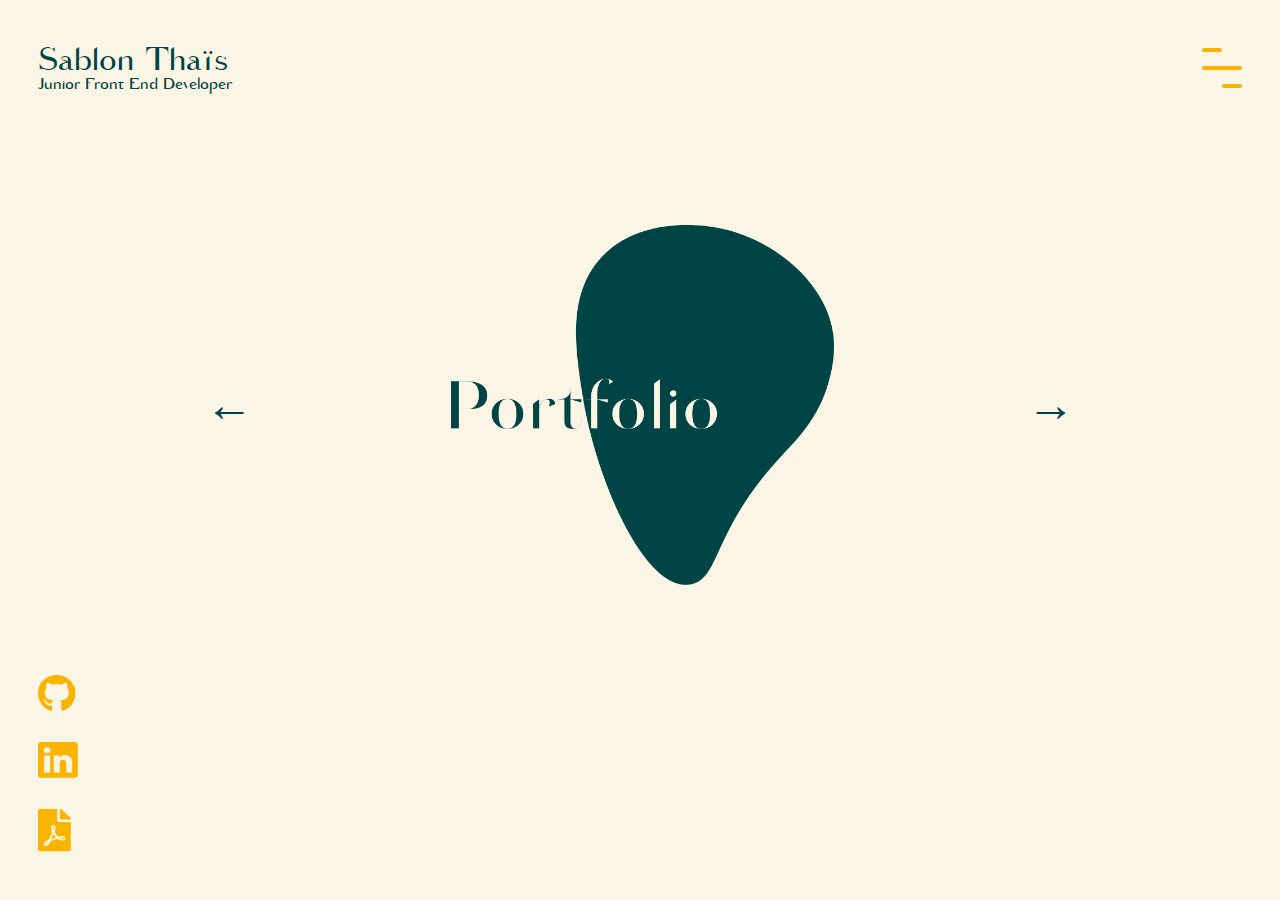
<file: index.html>
<!DOCTYPE html>
<html lang="en">
<head>
    <meta charset="UTF-8">
    <meta http-equiv="X-UA-Compatible" content="IE=edge">
    <meta name="viewport" content="width=device-width, initial-scale=1.0">
    <link rel="stylesheet" href="./public/css/reset.css">
    <link rel="stylesheet" href="./public/css/fonts.css">
    <link rel="stylesheet" href="./public/css/style.css">
    <link rel="shortcut icon" href="./public/img/favicon.ico" type="image/x-icon">
    <title>Sablon Thaïs | Front End Developer</title>
</head>
<body>
    <div id="container">
        <header>
            <div class="logo">
                <h1 id="thais">Sablon Thaïs</h1>
                <h1 id="frontend">Junior Front End Developer</h1>
            </div>
            <div class="hamburger">
                <div class="line-menu half start"></div>
                <div class="line-menu"></div>
                <div class="line-menu half end"></div>
            </div>
            <div class="navBar">
                <h3>Menu</h3><br>
                   <ul>
                        <li><a href="index.html">Homepage</a></li>
                        <li><a href="./views/portfolio.html">Projects</a></li>
                        <li><a href="./views/skills.html">Skills</a></li>
                        <li><a href="./views/aboutme.html">About Me</a></li>
                    </ul>     
            </div>
        </header>
        <div id="content">
            <section class="screen">
                <article class="blob-area">
                    <div class="arrow-left">
                        <p class="btn-nav left">←</p>
                    </div>
                    <div class="blob-slider">
                        <div class="blob active">
                            <a class="blob-a" href="./views/portfolio.html"><img class="blob-img"src="./public/img/portfolio_blob.png"></a>   
                        </div>
                        <div class="blob">
                            <a class="blob-a" href="./views/skills.html"><img class="blob-img"src="./public/img/skills_blob.png"></a>   
                        </div>
                        <div class="blob">
                            <a class="blob-a" href="./views/aboutme.html"><img class="blob-img"src="./public/img/aboutme_blob.png"></a>   
                        </div>
                    </div>
                    <div class="arrow-right">
                        <p class="btn-nav right">→</p>
                    </div>
                </article>
            </section> 
            <section class="contact">
                <article class="contact-icons">
                    <a href="https://github.com/sablonthais" target="_blank"><img class="icons" src="./public/img/gitHubIcon.png" alt="Lien GitHub"></a>
                    <a href="https://www.linkedin.com/in/thais-sablon/" target="_blank"><img class="icons" src="./public/img/linkedInIcon.png" alt="Lien Linked In"></a>
                    <a href="./public/files/CVonline.pdf" target="_blank"><img class="icons" src="./public/img/cvPdfIcon.png" alt="Lien CV Pdf"></a>
                </article>
            </section>
        </div>
    </div>
    <script src="./public/js/main.js"></script>
    <script src="./public/js/menuBurger.js"></script>
</body>
</html>
</file>
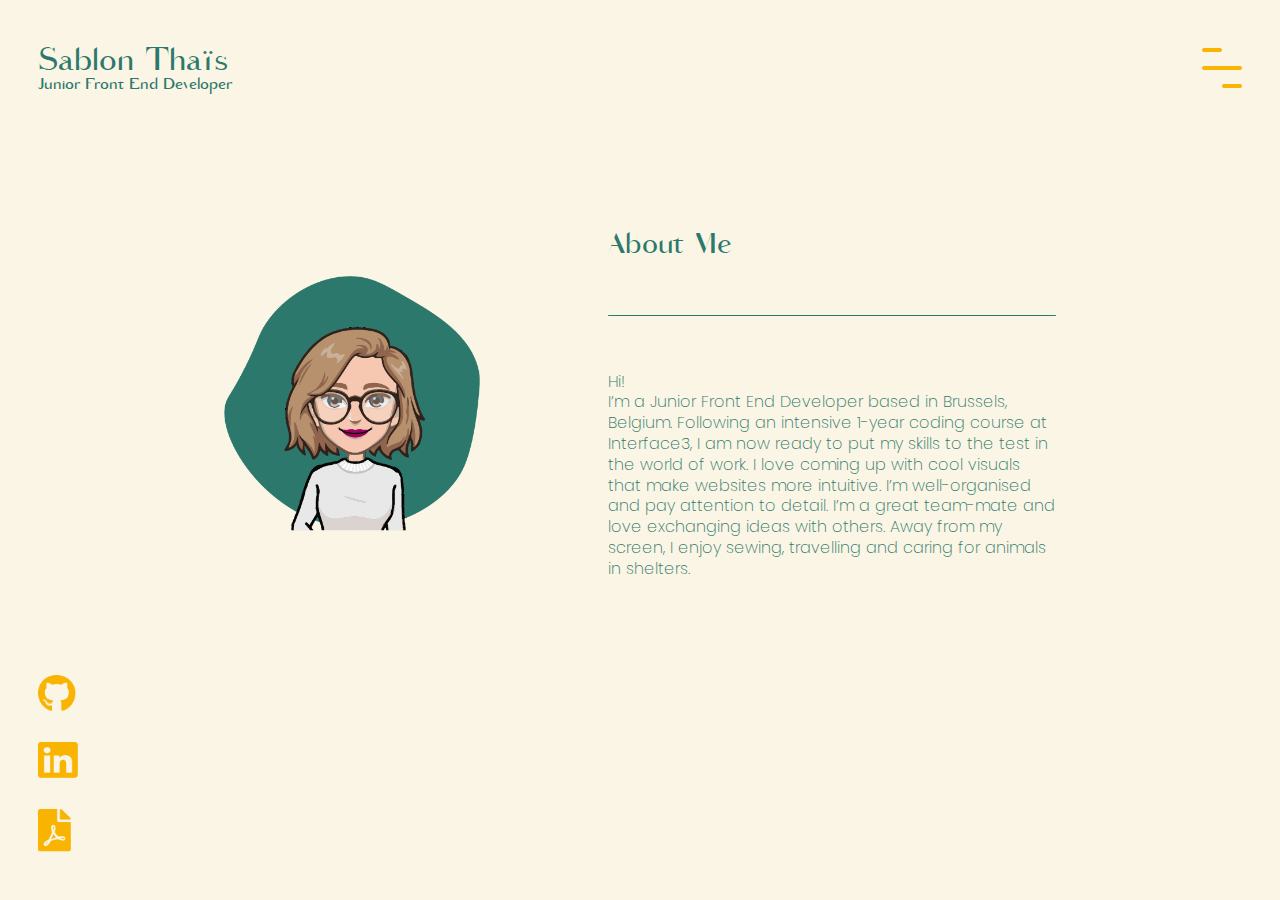
<file: views/aboutme.html>
<!DOCTYPE html>
<html lang="en">
<head>
    <meta charset="UTF-8">
    <meta http-equiv="X-UA-Compatible" content="IE=edge">
    <meta name="viewport" content="width=device-width, initial-scale=1.0">
    <link rel="stylesheet" href="../public/css/reset.css">
    <link rel="stylesheet" href="../public/css/fonts.css">
    <link rel="stylesheet" href="../public/css/aboutme.css">
    <link rel="shortcut icon" href="../public/img/favicon.ico" type="image/x-icon">
    <title>Sablon Thaïs | About Me</title>
</head>
<body>
    <div id="container">
        <header>
            <div class="logo">
                <a href="../index.html"><h1 id="thais">Sablon Thaïs</h1></a>
                <h1 id="frontend">Junior Front End Developer</h1>
            </div>
            <div class="hamburger">
                <div class="line-menu half start"></div>
                <div class="line-menu"></div>
                <div class="line-menu half end"></div>
            </div>
            <div class="navBar">
                <h3>Menu</h3><br>
                   <ul>
                        <li><a href="../index.html">Homepage</a></li>
                        <li><a href="./portfolio.html">Projects</a></li>
                        <li><a href="./skills.html">Skills</a></li>
                        <li><a href="./aboutme.html">About Me</a></li>
                    </ul>     
            </div>
        </header>
        <div id="content">
            <section class="screen">
                <article class="article">
                    <div class="div-avatar">
                        <img class="avatar" src="../public/img/avatarMiddleGreen.png">
                    </div>
                    <div class="div-about">
                        <h2>About Me</h2>
                        <div class="separator-line"></div>
                        <p class="p-about">Hi! </br>I’m a Junior Front End Developer based in Brussels, Belgium. Following an intensive 1-year coding course at Interface3, I am now ready to put my skills to the test in the world of work. I love coming up with cool visuals that make websites more intuitive. I’m well-organised and pay attention to detail. I’m a great team-mate and love exchanging ideas with others. Away from my screen, I enjoy sewing, travelling and caring for animals in shelters.</p>
                    </div>
                </article>
            </section> 
            <section class="contact">
                <article class="contact-icons">
                    <a href="https://github.com/sablonthais" target="_blank"><img class="icons" src="../public/img/gitHubIcon.png" alt="Lien GitHub"></a>
                    <a href="https://www.linkedin.com/in/thais-sablon/" target="_blank"><img class="icons" src="../public/img/linkedInIcon.png" alt="Lien Linked In"></a>
                    <a href="../public/files/CVonline.pdf" target="_blank"><img class="icons" src="../public/img/cvPdfIcon.png" alt="Lien CV Pdf"></a>
                </article>
            </section>
        </div>





    </div>
        
    <script src="../public/js/menuBurger.js"></script>
</body>
</html>
</file>
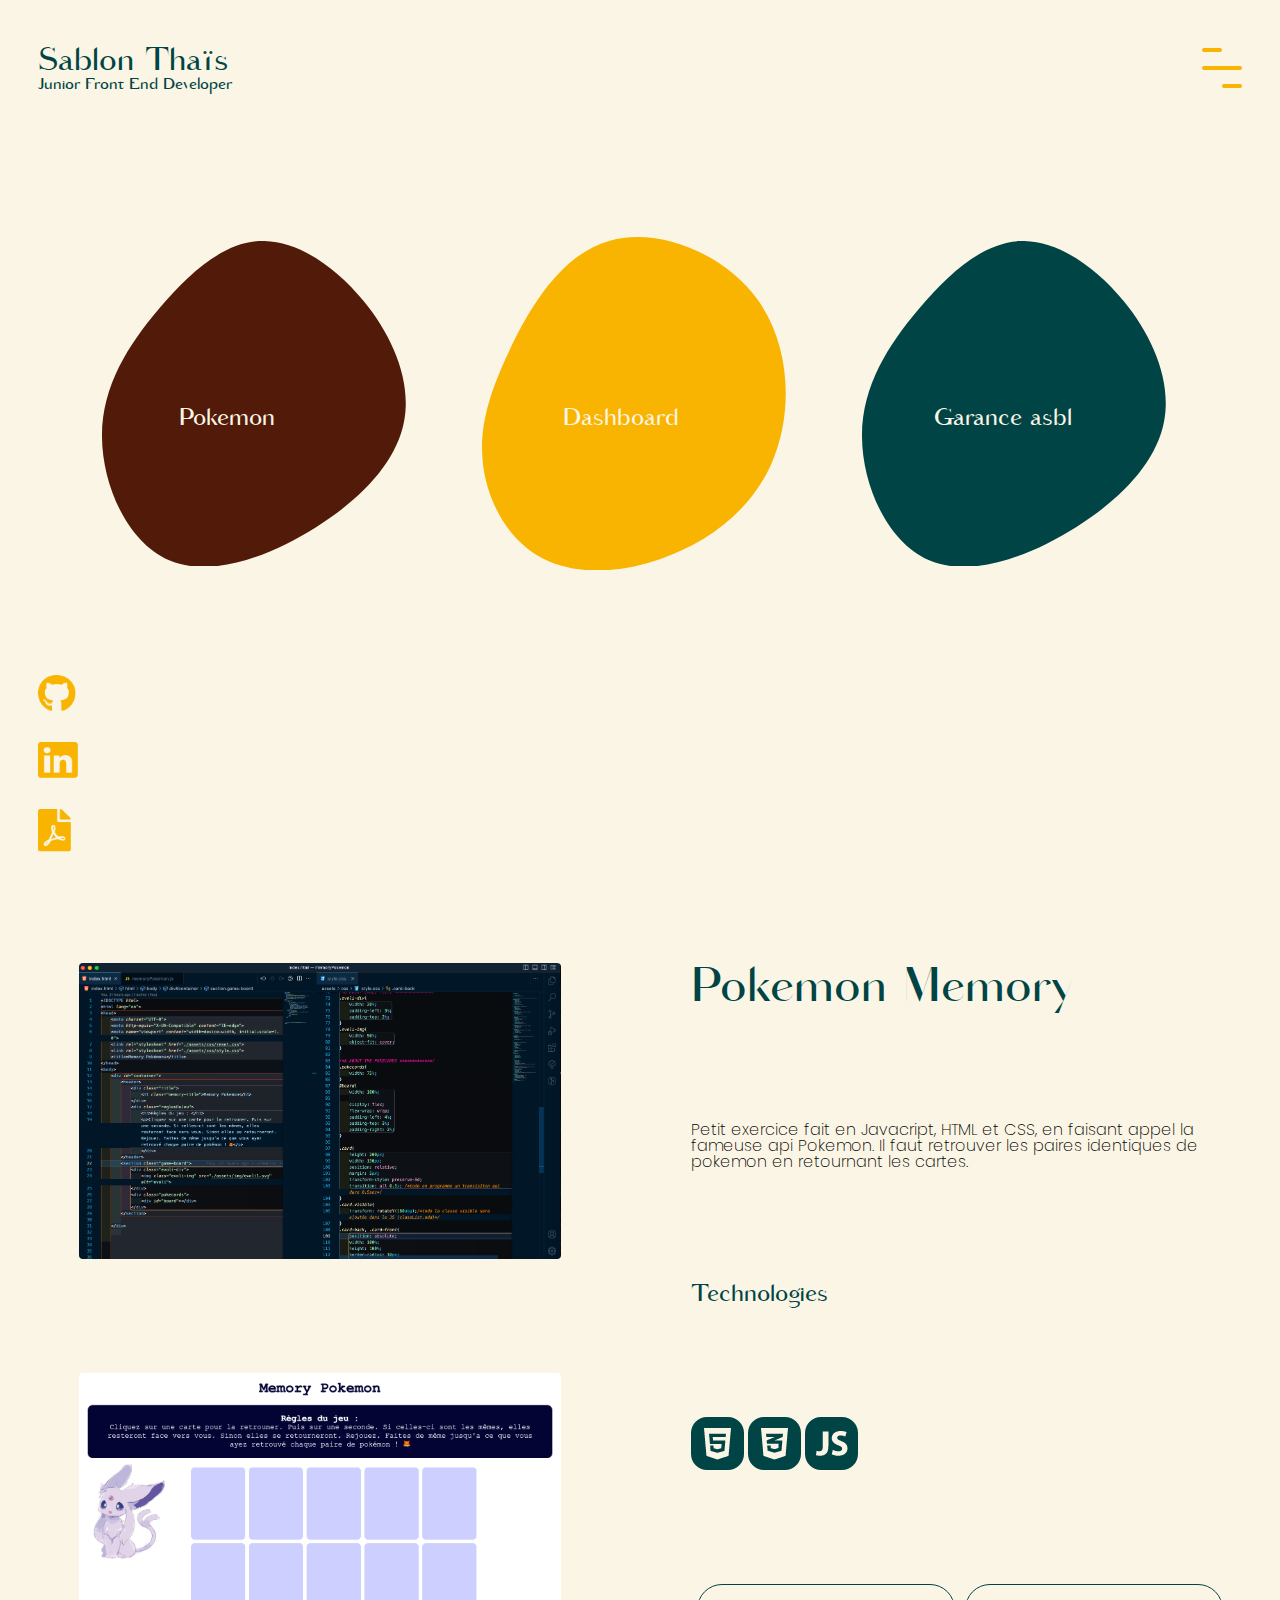
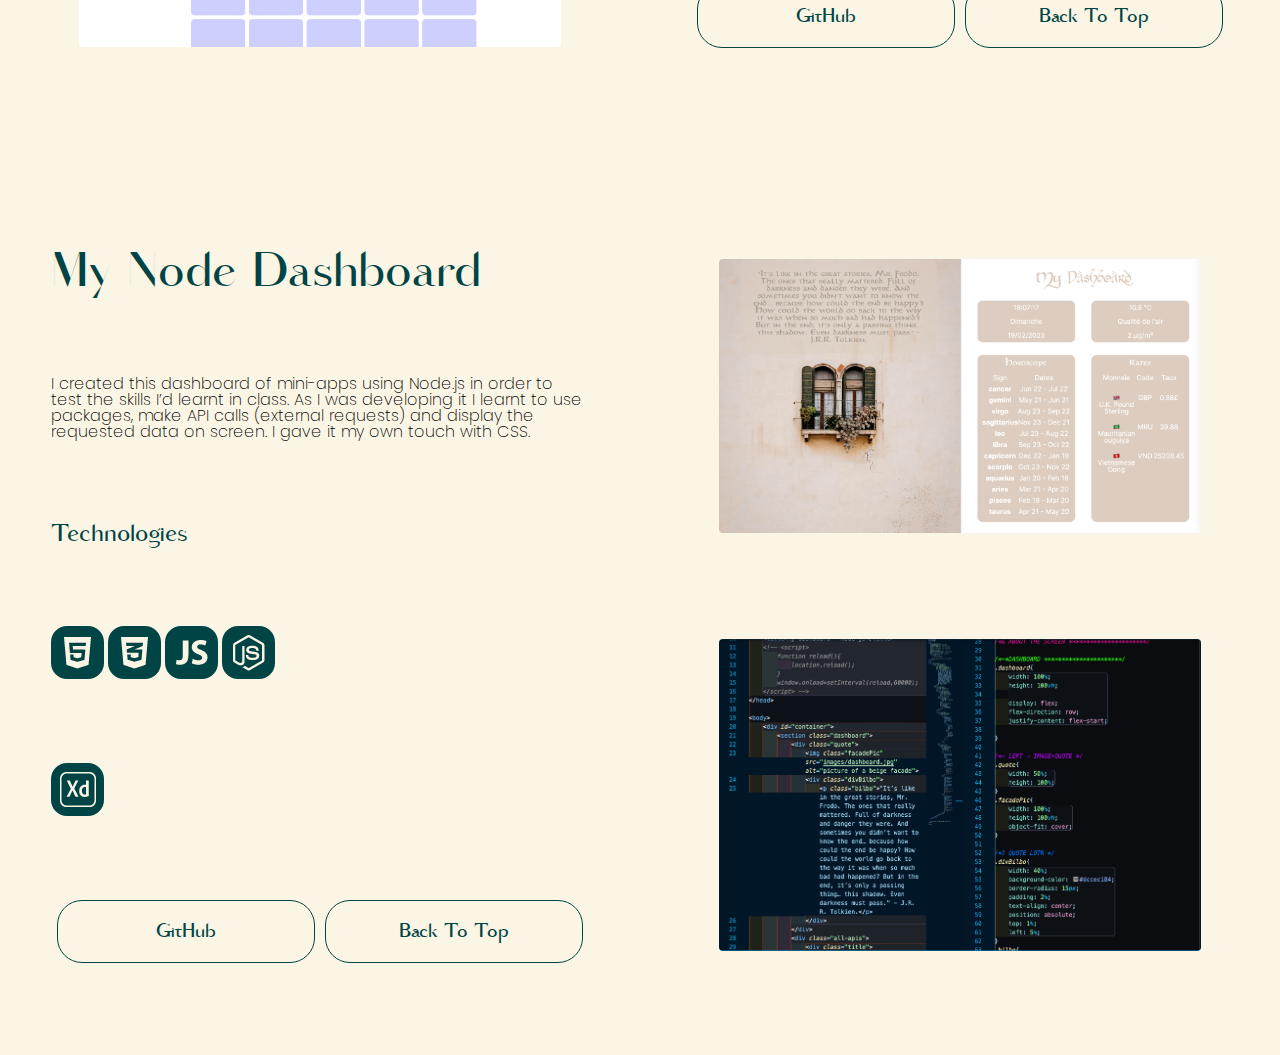
<file: views/portfolio.html>
<!DOCTYPE html>
<html lang="en">
<head>
    <meta charset="UTF-8">
    <meta http-equiv="X-UA-Compatible" content="IE=edge">
    <meta name="viewport" content="width=device-width, initial-scale=1.0">
    <link rel="stylesheet" href="../public/css/reset.css">
    <link rel="stylesheet" href="../public/css/fonts.css">
    <link rel="stylesheet" href="../public/css/portfolio.css">
    <link rel="stylesheet" href="../public/css/blobz.min.css">
    <link rel="shortcut icon" href="../public/img/favicon.ico" type="image/x-icon">
    <title>Sablon Thaïs | Portfolio</title>
</head>
<body>
    <div id="container">
        <header id="top">
            <div class="logo">
                <a href="../index.html"><h1 id="thais">Sablon Thaïs</h1></a>
                <h1 id="frontend">Junior Front End Developer</h1>
            </div>
            <div class="hamburger">
                <div class="line-menu half start"></div>
                <div class="line-menu"></div>
                <div class="line-menu half end"></div>
            </div>
            <div class="navBar">
                <h3>Menu</h3><br>
                   <ul>
                    <li><a href="../index.html">Homepage</a></li>
                        <li><a href="./portfolio.html">Projects</a></li>
                        <li><a href="./skills.html">Skills</a></li>
                        <li><a href="./aboutme.html">About Me</a></li>
                    </ul>     
            </div>
        </header>
        <div id="content">
            <section class="screen">
                <div class="section-blobz">
                    <div class="tk-blob-pokemon" style="--time: 22s; --amount: 3; --fill-brown:  #521A09;">
                        <svg xmlns="http://www.w3.org/2000/svg" viewBox="0 0 320.6 343.9">
                          <path d="M275.9 63.1c30.7 37.3 50.9 84.2 43 126.9-7.9 42.7-44.1 81.2-93 112.1C177 332.9 115.2 356 70.9 337 26.5 317.9-.4 256.7 0 204.6c.4-52 28-95 59.7-132.5C91.4 34.5 127.1 2.3 165.5.1c38.5-2.2 79.7 25.7 110.4 63z"></path>
                        </svg>
                    </div>
                    <span class="lien pokemon">
                        <a href="#screen-pokemon"><h2>Pokemon</h2></a>
                    </span>
                </div>
                <div class="section-blobz">
                    <div class="tk-blob-dashboard" style="--fill-yellow: #F8B400;">
                        <svg xmlns="http://www.w3.org/2000/svg" viewBox="0 0 341.4 374.7">
                          <path d="M309.9 70.6c37.8 52.7 39.8 128.7 15.4 184.1-24.3 55.4-75 90.1-125.4 107.4-50.4 17.4-100.4 17.4-136.2-3.3-35.7-20.7-57.2-62-62.4-102.1-5.2-40.2 5.8-79 29.1-128.3C53.6 79.1 89.1 19.3 143.7 4.1 198.3-11.2 272 18 309.9 70.6z"></path>
                        </svg>
                      </div>
                    <span class="lien dashboard">
                        <a href="#screen-dashboard"><h2>Dashboard</h2></a>
                    </span>
                </div>
                <div class="section-blobz">
                    <div class="tk-blob-garance" style="--time: 20s; --amount: 5; --fill-green: #004445;">
                        <svg xmlns="http://www.w3.org/2000/svg" viewBox="0 0 320.6 343.9">
                            <path d="M275.9 63.1c30.7 37.3 50.9 84.2 43 126.9-7.9 42.7-44.1 81.2-93 112.1C177 332.9 115.2 356 70.9 337 26.5 317.9-.4 256.7 0 204.6c.4-52 28-95 59.7-132.5C91.4 34.5 127.1 2.3 165.5.1c38.5-2.2 79.7 25.7 110.4 63z"></path>
                        </svg>
                    </div>
                    <span class="lien garance">
                        <a href="#"><h2>Garance asbl</h2></a>
                    </span>
                </div>
            </section> 
            <section class="contact">
                <article class="contact-icons">
                    <a href="https://github.com/sablonthais" target="_blank"><img class="icons" src="../public/img/gitHubIcon.png" alt="Lien GitHub"></a>
                    <a href="https://www.linkedin.com/in/thais-sablon/" target="_blank"><img class="icons" src="../public/img/linkedInIcon.png" alt="Lien Linked In"></a>
                    <a href="../public/files/CVonline.pdf" target="_blank"><img class="icons" src="../public/img/cvPdfIcon.png" alt="Lien CV Pdf"></a>
                </article>
            </section>
            <!--& ABOUT THE POKEMON MEMORY-->
            <section class="screen-pokemon" id="screen-pokemon">
                <article class="visual card">
                    <img src="../public/img/pokemonCode.png" alt="PokemonCode's Visual">
                    <img src="../public/img/pokemonVisual.png" alt="Pokemon's Visual">
                </article>
                <article class="description card">
                    <div class="titles">
                        <h2>Pokemon Memory</h2>
                    </div>
                    
                    <p>Petit exercice fait en Javacript, HTML et CSS, en faisant appel la fameuse api Pokemon. Il faut retrouver les paires identiques de pokemon en retournant les cartes.</p>
                    <h3>Technologies</h3>
                    <div class="tech-icons">
                        <img src="../public/img/html5.png" alt="icone html5" title="icone html5">
                        <img src="../public/img/css3.png" alt="icone css3" title="icone css3">
                        <img src="../public/img/javascript.png" alt="icone javascript" title="icone javascript">
                    </div>
                    <div class="btn-links">
                        <a href="https://github.com/sablonthais/memoryPokemon" target="_blank" ><button class="btn-git-pokemon">GitHub</button></a> 
                        <a href="#top"><button class="btn-git-pokemon">Back To Top</button></a>   
                    </div>
                </article>
            </section>
            <!--& ABOUT THE DASHBOARD SCREEN-->
            <section class="screen-dashboard" id="screen-dashboard">
                <article class="description card">
                    <div class="titles">
                        <h2>My Node Dashboard</h2>
                    </div>
                    <p>I created this dashboard of mini-apps using Node.js in order to test the skills I’d learnt in class. As I was developing it I learnt to use packages, make API calls (external requests) and display the requested data on screen. I gave it my own touch with CSS.</p>
                    <h3 class="techno">Technologies</h3>
                    <div class="tech-icons">
                        <img src="../public/img/html5.png" alt="icone html5" title="icone html5">
                        <img src="../public/img/css3.png" alt="icone css3" title="icone css3">
                        <img src="../public/img/javascript.png" alt="icone javascript" title="icone javascript">
                        <img src="../public/img/nodejs.png" alt="icone node js" title="icone node js">
                    </div>
                    <div class="tech-icons">
                        <img src="../public/img/adobexd.png" alt="icone adobe xd" title="icone adobe xd">
                    </div>
                    <div class="btn-links">
                        <a href="https://github.com/sablonthais/myNodeDashboard" target="_blank" ><button class="btn-git-dashboard">GitHub</button></a> 
                        <a href="#top"><button class="btn-git-pokemon">Back To Top</button></a>
                    </div>
                </article>
                <article class="visual card">
                    <img src="../public/img/myNodeDashboard.png" alt="MyNodeDashboard's Visual">
                    <img src="../public/img/dashboardCode.png" alt="MyNodeDashboard's Code Visual">
                </article>
            </section>
            
        </div>





    </div>
        
    <script src="../public/js/menuBurger.js"></script>
</body>
</html>
</file>
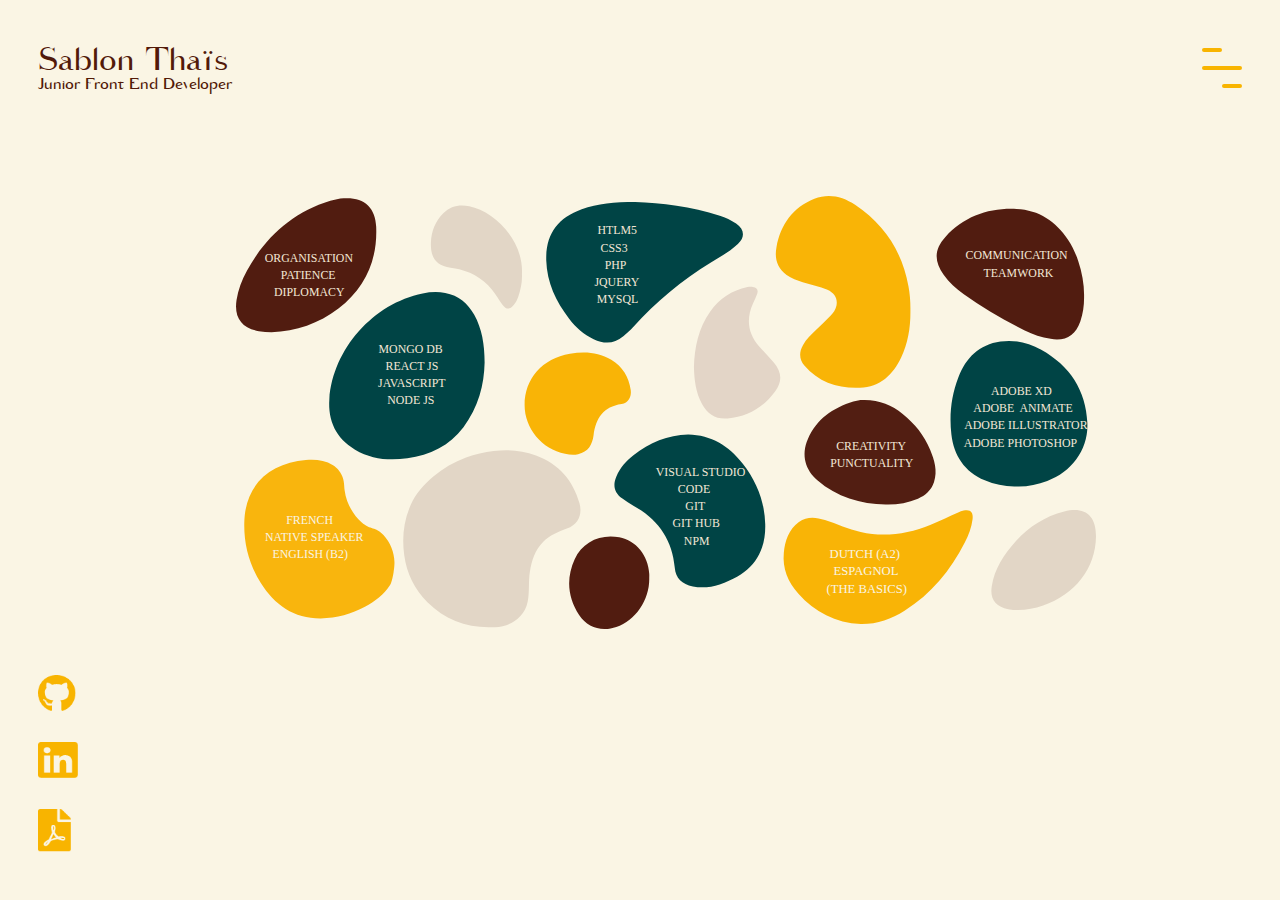
<file: views/skills.html>
<!DOCTYPE html>
<html lang="en">
<head>
    <meta charset="UTF-8">
    <meta http-equiv="X-UA-Compatible" content="IE=edge">
    <meta name="viewport" content="width=device-width, initial-scale=1.0">
    <link rel="stylesheet" href="../public/css/reset.css">
    <link rel="stylesheet" href="../public/css/fonts.css">
    <link rel="stylesheet" href="../public/css/skills.css">
    <link rel="shortcut icon" href="../public/img/favicon.ico" type="image/x-icon">
    <title>Sablon Thaïs | Skills</title>
</head>
<body>
    <div id="container">
        <header>
            <div class="logo">
                <a href="../index.html"><h1 id="thais">Sablon Thaïs</h1></a>
                <h1 id="frontend">Junior Front End Developer</h1>
            </div>
            <div class="hamburger">
                <div class="line-menu half start"></div>
                <div class="line-menu"></div>
                <div class="line-menu half end"></div>
            </div>
            <div class="navBar">
                <h3>Menu</h3><br>
                   <ul>
                    <li><a href="../index.html">Homepage</a></li>
                        <li><a href="./portfolio.html">Projects</a></li>
                        <li><a href="./skills.html">Skills</a></li>
                        <li><a href="./aboutme.html">About Me</a></li>
                    </ul>     
            </div>
        </header>
        <div id="content">
            <section class="screen">
                <div class="galets">
                    <img class="galet_pic" src="../public/img/skills_galets.svg" alt="galets de couleur">
                </div>
            </section> 
            <section class="contact">
                <article class="contact-icons">
                    <a href="https://github.com/sablonthais" target="_blank"><img class="icons" src="../public/img/gitHubIcon.png" alt="Lien GitHub"></a>
                    <a href="https://www.linkedin.com/in/thais-sablon/" target="_blank"><img class="icons" src="../public/img/linkedInIcon.png" alt="Lien Linked In"></a>
                    <a href="../public/files/CVonline.pdf" target="_blank"><img class="icons" src="../public/img/cvPdfIcon.png" alt="Lien CV Pdf"></a>
                </article>
            </section>
        </div>





    </div>
        
    <script src="../public/js/menuBurger.js"></script>
</body>
</html>
</file>
<file: public/css/fonts.css>
@font-face {
    font-family: 'sageregular';
    src: 
         url('../fonts/sage-webfont.ttf')
         
    

}

@font-face {
    font-family: 'poppinsextralight';
    src: url('../fonts/Poppins-ExtraLight.ttf');
}

@font-face {
    font-family: 'poppinsregular';
    src: url('../fonts/Poppins-Regular.ttf');
   
}
</file>
<file: public/css/style.css>
:root{
    --main-bg: #FAF5E4;
    --dark-green: #004445;
    --dark-brown:  #521A09;
    --yellow: #F8B400;
    --middle-green: #2C786C; 
}


body{
    background-color: var(--main-bg);
}
#container{
    width: 100vw;
    height: 100vh;
}

/*^ About the INDEX */
/*^ *****************************************************************/

/** About the HEADER */
/** *****************************************************************/

header{
    width: 100%;
    height: 15vh;
    padding-left: 3%;
    padding-right: 3%;

    display: flex;
    flex-direction: row;
    justify-content: space-between;
    align-items: center;
    
}
header h1{
    font-size: 2rem;
    color: var(--dark-green);
}


/*todo About the color change on the title with JS*/
.darkGreen{
    color: var(--dark-green);
}
.darkBrown{
    color: var(--dark-brown);
}
.middleGreen{
    color: var(--middle-green);
}


/*& About the LOGO */
/*& *********************************************************/
.logo{
    font-family: 'sageregular';
}
#frontend{
    font-size: medium;
}


/*& About the MENU BURGER */
/*& *********************************************************/


/*~ About the "icon" */
.hamburger{
    width: 40px;
    height: 40px;

    display: flex;
    flex-direction: column;
    justify-content: space-between;

    cursor: pointer;
    transition:  transform 330ms ease-out;
}

.line-menu{
    background-color: var(--yellow);
    border-radius: 5px;
    width: 100%;
    height: 4px;
}
.line-menu.half{
    width: 50%;
}
.line-menu.start{
    transition: transform 330ms;
    transition-timing-function: cubic-bezier(0.54, -0.81, 0.57, 0.57);
    transform-origin: right;
}
.line-menu.end{
    align-self: flex-end;
    transition: transform 330ms;
    transition-timing-function: cubic-bezier(0.54, -0.81, 0.57, 0.57);
    transform-origin: left;
}

/*~ Animation ONCLICK avec JS */
.hamburger.is-active {
    transform: rotate(-45deg);
    color: var(--main-bg);
    z-index: 1;
}
.is-active .line-menu.start{
    transform: rotate(-90deg) translateX(3px);
    background-color: var(--main-bg);
    z-index: 1;
}
.is-active .line-menu.end{
    transform: rotate(-90deg) translateX(-3px);
    background-color: var(--main-bg);
    z-index: 1;
}
.is-active .line-menu{
    background-color: var(--main-bg);
    z-index: 1;
}

/*~ About the NAVBAR */
a , button{
    cursor: pointer;
    text-decoration: none;
}
a{
    color: white;
}

.navBar{
    position:fixed;
    right: -500px;
    top: 0;
    width: 12vw;
    height: 100%;
    padding-top: 8%;
    background-color: var(--yellow);
    transition: 0.5s;
}   
.navBar h3{
    color: var(--main-bg);
    font-family: 'sageregular';
    text-align: center;
    font-size: 1.5rem;
    padding-top: 40px;
}

.navBar ul li{

    color: var(--main-bg);
    font-family: 'poppinsextralight';
    text-align: center;
    text-transform: uppercase;
    list-style-type:none;
    font-size: 0.8rem;
    padding: 30px 30px;
    border-bottom: 1pt solid var(--main-bg);
}
.navBar ul{
    margin-bottom: 50px;
}

.navBar.active{
    right: 0;
}

/** About the CONTENT */
/** *****************************************************************/
#content{
    display: flex;
    flex-direction: column;
}
.screen{
    width: 100vw;
    height: 60vh;
    
    
    display: flex;
    flex-direction: column;
    justify-content: center;
    align-items: center;
}

/*& About the BLOB-SLIDER*/
/*& ******************************************************/


.blob-area{
    width: 70vw;
    height: 100%;
    height: auto;

    display: flex;
    flex-direction: row;
    justify-content: space-between;
    align-items: center;

}
.blob-slider{
    width: 100%;
    height: auto;

    display: flex;
    justify-content: center;
}
.blob-a{
    width: 100%;

    display: flex;
    flex-direction: column;
    justify-content: center;
    align-items: center;
}
.blob-img{
    width: 65%;
    object-fit: cover;
}

/*~ About the BLOB */
.blob{
    max-width: 100%;
    display: none;
}

.blob.active{
    width: 80%;

    display: flex;
    justify-content: center;
    align-items: center;
    animation: fade 0.8s;
}

/*todo about the ANIMATION on THE BLOBS */
@keyframes fade {
    from{
        opacity: 0;
    }
    to{
        opacity: 1;
    }
}

/*todo About THE ARROW BUTTONS*/
.arrow-left{
    width: 10%;
    height: auto;
    color: var(--dark-green);

    display: flex;
    justify-content: center;
    align-items: center;
}
.arrow-right{
    width: 10%;
    height: auto;
    color: var(--dark-green);

    display: flex;
    justify-content: center;
    align-items: center;
}
.btn-nav{
    font-size: 3rem;
    cursor: pointer;
}

/*& ABOUT THE CONTACT ICONS AREA */
/*& *******************************************/
.contact{
    width: 100%;
    height: 20vh;
}
.contact-icons{
    width: 100%;
    height: 20vh;
    padding-left: 3%;

    display: flex;
    flex-direction: column;
    justify-content: space-between;
    align-items: flex-start;
}
.icons{
    width: 70%;
    object-fit: cover;
}
</file>
<file: public/css/aboutme.css>
:root{
    --main-bg: #FAF5E4;
    --dark-green: #004445;
    --dark-brown:  #521A09;
    --yellow: #F8B400;
    --middle-green: #2C786C; 
}


body{
    background-color: var(--main-bg);
}
#container{
    width: 100vw;
    height: 100vh;
}

/** About the HEADER */
/** *****************************************************************/

header{
    width: 100%;
    height: 15vh;
    padding-left: 3%;
    padding-right: 3%;

    display: flex;
    flex-direction: row;
    justify-content: space-between;
    align-items: center;
    
}
header h1{
    font-size: 2rem;
    color: var(--middle-green);
}
/*& About the LOGO */
/*& *********************************************************/
.logo{
    font-family: 'sageregular';
}
#frontend{
    font-size: medium;
}

/*& About the MENU BURGER */
/*& *********************************************************/


/*~ About the "icon" */
.hamburger{
    width: 40px;
    height: 40px;

    display: flex;
    flex-direction: column;
    justify-content: space-between;

    cursor: pointer;
    transition:  transform 330ms ease-out;
}

.line-menu{
    background-color: var(--yellow);
    border-radius: 5px;
    width: 100%;
    height: 4px;
}
.line-menu.half{
    width: 50%;
}
.line-menu.start{
    transition: transform 330ms;
    transition-timing-function: cubic-bezier(0.54, -0.81, 0.57, 0.57);
    transform-origin: right;
}
.line-menu.end{
    align-self: flex-end;
    transition: transform 330ms;
    transition-timing-function: cubic-bezier(0.54, -0.81, 0.57, 0.57);
    transform-origin: left;
}

/*~ Animation ONCLICK avec JS */
.hamburger.is-active {
    transform: rotate(-45deg);
    color: var(--main-bg);
    z-index: 1;
}
.is-active .line-menu.start{
    transform: rotate(-90deg) translateX(3px);
    background-color: var(--main-bg);
    z-index: 1;
}
.is-active .line-menu.end{
    transform: rotate(-90deg) translateX(-3px);
    background-color: var(--main-bg);
    z-index: 1;
}
.is-active .line-menu{
    background-color: var(--main-bg);
    z-index: 1;
}

/*~ About the NAVBAR */
a , button{
    cursor: pointer;
    text-decoration: none;
}
a{
    color: white;
}

.navBar{
    position:fixed;
    right: -500px;
    top: 0;
    width: 12vw;
    height: 100%;
    padding-top: 8%;
    background-color: var(--yellow);
    transition: 0.5s;
}   
.navBar h3{
    color: var(--main-bg);
    font-family: 'sageregular';
    text-align: center;
    font-size: 1.5rem;
    padding-top: 40px;
}

.navBar ul li{

    color: var(--main-bg);
    font-family: 'poppinsextralight';
    text-align: center;
    text-transform: uppercase;
    list-style-type:none;
    font-size: 0.8rem;
    padding: 30px 30px;
    border-bottom: 1pt solid var(--main-bg);
}
.navBar ul{
    margin-bottom: 50px;
}

.navBar.active{
    right: 0;
}
/** About the CONTENT */
/** *****************************************************************/
#content{
    display: flex;
    flex-direction: column;
}
.screen{
    width: 100vw;
    height: 60vh;
    
    display: flex;
    flex-direction: column;
    justify-content: center;
    align-items: center;
}
/*& About the img and p ARTICLE */

.article{
    width: 100%;
    
    display: flex;
    flex-direction: row;
    justify-content: center;
    gap: 10%;
    align-items: center;
}
.div-avatar{
    width: 20%;
}
.div-about{
    width: 35%;
    height: 45vh;

    display: flex;
    flex-direction: column;
    justify-content: space-around;
    align-items: flex-start;
}
.avatar{
    width: 100%;
    object-fit: cover;
}
h2{
    font-family: 'sageregular';
    color: var(--middle-green);
    font-size: 1.8rem;
}
.separator-line{
    width: 100%;
    border-radius: 5px;
    height: 1px;
    background-color: var(--middle-green);
}
.div-about > p{
    font-family: 'poppinsextralight';
    color: var(--middle-green);
    line-height: 1.3;
}



/*& ABOUT THE CONTACT ICONS AREA */
/*& *******************************************/
.contact{
    width: 100%;
    height: 20vh;
}
.contact-icons{
    width: 100%;
    height: 20vh;
    padding-left: 3%;

    display: flex;
    flex-direction: column;
    justify-content: space-between;
    align-items: flex-start;
}
.icons{
    width: 70%;
    object-fit: cover;
}
</file>
<file: public/css/portfolio.css>
:root{
    --main-bg: #FAF5E4;
    --dark-green: #004445;
    --dark-brown:  #521A09;
    --yellow: #F8B400;
    --middle-green: #2C786C; 
}

/*^ *****************************************************************/

body{
    background-color: var(--main-bg);
}
#container{
    width: 100vw;
    height: 100vh;
}

/** About the HEADER */
/** *****************************************************************/

header{
    width: 100%;
    height: 15vh;
    padding-left: 3%;
    padding-right: 3%;

    display: flex;
    flex-direction: row;
    justify-content: space-between;
    align-items: center;
    
}
header h1{
    font-size: 2rem;
    color: var(--dark-green);
}
/*~ About the LOGO */
/*~ *****************************************/
.logo{
    font-family: 'sageregular';
}
.logo > a{
    text-decoration: none;
    color: var(--dark-green);
    font-family: 'sageregular';
    cursor: pointer;
}
#frontend{
    font-size: medium;
}

/*~ About the MENU BURGER */
/*~ ******************************************/


/*& About the "icon" */
.hamburger{
    width: 40px;
    height: 40px;

    display: flex;
    flex-direction: column;
    justify-content: space-between;

    cursor: pointer;
    transition:  transform 330ms ease-out;
}

.line-menu{
    background-color: var(--yellow);
    border-radius: 5px;
    width: 100%;
    height: 4px;
}
.line-menu.half{
    width: 50%;
}
.line-menu.start{
    transition: transform 330ms;
    transition-timing-function: cubic-bezier(0.54, -0.81, 0.57, 0.57);
    transform-origin: right;
}
.line-menu.end{
    align-self: flex-end;
    transition: transform 330ms;
    transition-timing-function: cubic-bezier(0.54, -0.81, 0.57, 0.57);
    transform-origin: left;
}

/*& Animation ONCLICK avec JS */
.hamburger.is-active {
    transform: rotate(-45deg);
    color: var(--main-bg);
    z-index: 1;
}
.is-active .line-menu.start{
    transform: rotate(-90deg) translateX(3px);
    background-color: var(--main-bg);
    z-index: 1;
}
.is-active .line-menu.end{
    transform: rotate(-90deg) translateX(-3px);
    background-color: var(--main-bg);
    z-index: 1;
}
.is-active .line-menu{
    background-color: var(--main-bg);
    z-index: 1;
}

/*& About the NAVBAR */
a , button{
    cursor: pointer;
    text-decoration: none;
}
a{
    color: white;
}

.navBar{
    position:fixed;
    right: -500px;
    top: 0;
    width: 12vw;
    height: 100%;
    padding-top: 8%;
    background-color: var(--yellow);
    transition: 0.5s;
}   
.navBar h3{
    color: var(--main-bg);
    font-family: 'sageregular';
    text-align: center;
    font-size: 1.5rem;
    padding-top: 40px;
}

.navBar ul li{

    color: var(--main-bg);
    font-family: 'poppinsextralight';
    text-align: center;
    text-transform: uppercase;
    list-style-type:none;
    font-size: 0.8rem;
    padding: 30px 30px;
    border-bottom: 1pt solid var(--main-bg);
}
.navBar ul{
    margin-bottom: 50px;
}

.navBar.active{
    right: 0;
}
/** About the CONTENT */
/** *****************************************************************/
#content{
    display: flex;
    flex-direction: column;
}
.screen{
    width: 100%;
    height: 60vh;
    padding-left: 8%;
    padding-right: 3%;
    
    display: flex;
    flex-direction: row;
    justify-content: space-evenly;
    align-items: center;
}

.section-blobz{
    width: 40%; 
}

.tk-blob-pokemon{
    width: 80%;
}
.pokemon{
    position: absolute;
    left:14%;
    top: 45%;
}

.tk-blob-dashboard{
    width: 80%;
}
.dashboard{
    position: absolute;
    left:44%;
    top: 45%;
}

.tk-blob-garance{
    width: 80%;
}
.garance{
    position: absolute;
    left:73%;
    top: 45%;
}

.lien a{
    text-decoration: none;
    color: var(--main-bg);
    font-family: 'sageregular';
    font-size: 1.5rem;
}


/*~ ABOUT THE POKEMON MEMORY *****************/

.screen-pokemon{
    width: 100vw;
    height: 100vh;

    display: flex;
    flex-direction: row;  
}
.card{
    width: 50%;
    height: 100%;
    color: black;
    padding: 7%;

    display: flex;
    flex-direction: column;
}
.description{
    justify-content: space-around;
    align-items: flex-start;
}

.description h3{
    font-family: 'sageregular';
    font-size: 1rem;
    color: var(--dark-green);
}
.description > p{
    font-family: 'poppinsextralight';
}
.description > h2{
    font-family: 'sageregular';
    font-size: 1.5rem;
    color: var(--dark-green);
}

.btn-links{
    width: 100%;
    height: 8%;

    display: flex;
    flex-direction: row;
    justify-content: space-around;
    align-items: center;
}
.btn-links button{
    font-family: 'sageregular';
    font-size: 1.2rem;
}
.btn-links a{
    width: 48%;
    height: 100%;
}
.btn-git-pokemon{
    width: 100%;
    height: 100%;
    background-color: var(--main-bg);
    color: var(--dark-green);
    border: solid 1px var(--dark-green);
    /* font-family: 'sageregular'; */
    border-radius: 25px;
    
}
.btn-git-pokemon:hover{
    background-color: var(--dark-green);
    color: var(--main-bg);
    border: solid 1px var(--main-bg);
    border-radius: 25px;
    
}

/*~ ABOUT THE DASHBOARD *****************/
.screen-dashboard{
    width: 100vw;
    height: 100vh;

    display: flex;
    flex-direction: row;
    
}
.card{
    width: 50vw;
    height: 100%;
    color: black;
    padding: 4%;

    display: flex;
    flex-direction: column;
}
.description{
    justify-content: space-around;
    align-items: flex-start;
}

.description > h3{
    font-family: 'sageregular';
    font-size: 1.5rem;
    color: var(--dark-green);
}
.description > p{
    font-family: 'poppinsextralight';
}
.titles{
    font-family: 'sageregular';
    font-size: 3rem;
    color: var(--dark-green);
}
.titles > p{
    font-size: medium;
}
.card .techno{
    font-size: 1.5rem;
}

.btn-git-dashboard{
    width: 100%;
    height: 100%;
    background-color: var(--main-bg);
    color: var(--dark-green);
    border: solid 1px var(--dark-green);
    font-family: 'sageregular';
    border-radius: 25px;
    
}

.btn-git-dashboard:hover{
    background-color: var(--dark-green);
    color: var(--main-bg);
    border: solid 1px var(--main-bg);
    border-radius: 25px;  
}


.visual{
    width: 50%;
    height: 100%;

    display: flex;
    flex-direction: column;
    justify-content: space-around;
    align-items: center;
}
.visual > img{
    width: 90%;
    object-fit: cover;

    border: solid 1px var(--main-bg);
    border-radius: 5px;
}

/*& ABOUT THE CONTACT ICONS AREA */
/*& *******************************************/
.contact{
    width: 100%;
    height: 20vh;
}
.contact-icons{
    width: 100%;
    height: 20vh;
    padding-left: 3%;

    display: flex;
    flex-direction: column;
    justify-content: space-between;
    align-items: flex-start;
}
.icons{
    width: 70%;
    object-fit: cover;
}
</file>
<file: public/css/skills.css>
:root{
    --main-bg: #FAF5E4;
    --dark-green: #004445;
    --dark-brown:  #521A09;
    --yellow: #F8B400;
    --middle-green: #2C786C; 
}


body{
    background-color: var(--main-bg);
}
#container{
    width: 100vw;
    height: 100vh;
}

/** About the HEADER */
/** *****************************************************************/

header{
    width: 100%;
    height: 15vh;
    padding-left: 3%;
    padding-right: 3%;

    display: flex;
    flex-direction: row;
    justify-content: space-between;
    align-items: center;
    
}
header h1{
    font-size: 2rem;
    color: var(--dark-brown);
}
/*& About the LOGO */
/*& *********************************************************/
.logo{
    font-family: 'sageregular';
}
.logo > a{
    text-decoration: none;
    color: var(--dark-green);
    font-family: 'sageregular';
    cursor: pointer;
}
#frontend{
    font-size: medium;
}

/*& About the MENU BURGER */
/*& *********************************************************/


/*~ About the "icon" */
.hamburger{
    width: 40px;
    height: 40px;

    display: flex;
    flex-direction: column;
    justify-content: space-between;

    cursor: pointer;
    transition:  transform 330ms ease-out;
}

.line-menu{
    background-color: var(--yellow);
    border-radius: 5px;
    width: 100%;
    height: 4px;
}
.line-menu.half{
    width: 50%;
}
.line-menu.start{
    transition: transform 330ms;
    transition-timing-function: cubic-bezier(0.54, -0.81, 0.57, 0.57);
    transform-origin: right;
}
.line-menu.end{
    align-self: flex-end;
    transition: transform 330ms;
    transition-timing-function: cubic-bezier(0.54, -0.81, 0.57, 0.57);
    transform-origin: left;
}

/*~ Animation ONCLICK avec JS */
.hamburger.is-active {
    transform: rotate(-45deg);
    color: var(--main-bg);
    z-index: 1;
}
.is-active .line-menu.start{
    transform: rotate(-90deg) translateX(3px);
    background-color: var(--main-bg);
    z-index: 1;
}
.is-active .line-menu.end{
    transform: rotate(-90deg) translateX(-3px);
    background-color: var(--main-bg);
    z-index: 1;
}
.is-active .line-menu{
    background-color: var(--main-bg);
    z-index: 1;
}

/*~ About the NAVBAR */
a , button{
    cursor: pointer;
    text-decoration: none;
}
a{
    color: white;
}

.navBar{
    position:fixed;
    right: -500px;
    top: 0;
    width: 12vw;
    height: 100%;
    padding-top: 8%;
    background-color: var(--yellow);
    transition: 0.5s;
}   
.navBar h3{
    color: var(--main-bg);
    font-family: 'sageregular';
    text-align: center;
    font-size: 1.5rem;
    padding-top: 40px;
}

.navBar ul li{

    color: var(--main-bg);
    font-family: 'poppinsextralight';
    text-align: center;
    text-transform: uppercase;
    list-style-type:none;
    font-size: 0.8rem;
    padding: 30px 30px;
    border-bottom: 1pt solid var(--main-bg);
}
.navBar ul{
    margin-bottom: 50px;
}

.navBar.active{
    right: 0;
}
/** About the CONTENT */
/** *****************************************************************/
#content{
    display: flex;
    flex-direction: column;
}
.screen{
    width: 100vw;
    height: 60vh;
    padding-left: 4%;
    
    display: flex;
    flex-direction: row;
    justify-content: space-evenly;
    align-items: center;
}
.galets{
    width: 70%;
    height: 60vh;

    display: flex;
    justify-content: center;
    align-items: center;
}
.galets_pic img{
    width: 100%;
    /* object-fit: cover; */
}

/* .skills{
    width: 25%;
    height: 40vh;
}
.skills > ul{
    list-style-type: none;
}

.bulle{
    width: 20%;
    object-fit: cover;
    position: absolute;
    z-index: -1;
    
    
}
.card{
    color: var(--dark-brown);
    width: 100%;
    height: 100%;

    display: flex;
    flex-direction: column;
    justify-content: space-evenly;
    align-items: center;
}
.card > h2{
    font-family: 'sageregular';
    font-size: 1.2rem;
}
.card > ul{
    font-family: 'poppinsextralight';

    display: flex;
    flex-direction: column;
    justify-content: space-evenly;
    align-items: center;
}
.card > p{
    font-family: 'poppinsextralight';
    font-size: xx-small;
}
.tech-skills li{
    font-family: 'poppinsextralight';
}
.tech-skills h4{
    font-family: 'poppinsregular';
}
.skill-icons{
    width: 100%;
    display: flex;
    flex-direction: row;
    justify-content: space-evenly;
    align-items: flex-start;
    
}
.ul-skills{
    display: flex;
    flex-direction: column;
    align-items: center;

}
.stacked{
    display: flex;
    flex-direction: column;
    gap: 10px;
    justify-content: space-between;
    align-items: center;
} */



/*& ABOUT THE CONTACT ICONS AREA */
/*& *******************************************/
.contact{
    width: 100%;
    height: 20vh;
}
.contact-icons{
    width: 100%;
    height: 20vh;
    padding-left: 3%;

    display: flex;
    flex-direction: column;
    justify-content: space-between;
    align-items: flex-start;
}
.icons{
    width: 70%;
    object-fit: cover;
}
</file>
<file: public/css/blobz.min.css>
:root{
    --amount: 5;
    --fill-green: #004445;
    --fill-brown:  #521A09;
    --fill-yellow: #F8B400;
    --time: 20s; 
}

*, *::before, *::after {
    box-sizing: border-box;
}
/*& BLOB POKEMON ********************************************************************/

.tk-blob-pokemon{
    animation: blob-turn var(--time, 20s) linear infinite;
    fill:var(--fill-brown);
    position:relative;
    transform-origin: center;
}
.tk-blob-pokemon svg{
    animation: blob-skew calc( var(--time, 20s) * 0.5 ) linear 0s infinite;transform-origin: center;
}

.tk-blob-pokemon svg path{
    animation:blob-scale calc( var(--time, 20s) * 0.5 ) ease-in-out 0s infinite;
    transform-origin: center;
}

@keyframes blob-turn{
    0%{transform:rotate(0deg)}
    100%{transform:rotate(360deg)}
}
@keyframes blob-skew{
    0%{transform:skewY(0deg)}
    13%{transform:skewY( calc( (1.8deg) * var(--amount, 2)) )}
    18%{transform:skewY( calc( (2.2deg) * var(--amount, 2)) )}
    24%{transform:skewY( calc( (2.48deg) * var(--amount, 2)) )}
    25%{transform:skewY( calc( (2.5deg) * var(--amount, 2)) )}
    26%{transform:skewY( calc( (2.48deg) * var(--amount, 2)) )}
    32%{transform:skewY( calc( (2.2deg) * var(--amount, 2)) )}
    37%{transform:skewY( calc( (1.8deg) * var(--amount, 2)) )}
    50%{transform:skewY(0deg)}
    63%{transform:skewY( calc( (-1.8deg) * var(--amount, 2)) )}
    68%{transform:skewY( calc( (-2.2deg) * var(--amount, 2)) )}
    74%{transform:skewY( calc( (-2.48deg) * var(--amount, 2)) )}
    75%{transform:skewY( calc( (-2.5deg) * var(--amount, 2)) )}
    76%{transform:skewY( calc( (-2.48deg) * var(--amount, 2)) )}
    82%{transform:skewY( calc( (-2.2deg) * var(--amount, 2)) )}
    87%{transform:skewY( calc( (-1.8deg) * var(--amount, 2)) )}
    100%{transform:skewY(0deg)}
}

@keyframes blob-scale{
    0%{transform:scaleX(.9) scaleY(1)}
    25%{transform:scaleX(.9) scaleY(.9)}
    50%{transform:scaleX(1) scaleY(.9)}
    75%{transform:scaleX(.9) scaleY(.9)}
    100%{transform:scaleX(.9) scaleY(1)}
}


/*& BLOB DASHBOARD ********************************************************************/

.tk-blob-dashboard{
    animation: blob-turn var(--time, 30s) linear infinite;
    fill:var(--fill-yellow);
    position:relative;
    transform-origin: center;
}
.tk-blob-dashboard svg{
    animation: blob-skew calc( var(--time, 30s) * 0.5 ) linear 0s infinite;transform-origin: center;
}

.tk-blob-dashboard svg path{
    animation:blob-scale calc( var(--time, 30s) * 0.5 ) ease-in-out 0s infinite;
    transform-origin: center;
}

@keyframes blob-turn{
    0%{transform:rotate(0deg)}
    100%{transform:rotate(360deg)}
}
@keyframes blob-skew{
    0%{transform:skewY(0deg)}
    13%{transform:skewY( calc( (1.8deg) * var(--amount, 2)) )}
    18%{transform:skewY( calc( (2.2deg) * var(--amount, 2)) )}
    24%{transform:skewY( calc( (2.48deg) * var(--amount, 2)) )}
    25%{transform:skewY( calc( (2.5deg) * var(--amount, 2)) )}
    26%{transform:skewY( calc( (2.48deg) * var(--amount, 2)) )}
    32%{transform:skewY( calc( (2.2deg) * var(--amount, 2)) )}
    37%{transform:skewY( calc( (1.8deg) * var(--amount, 2)) )}
    50%{transform:skewY(0deg)}
    63%{transform:skewY( calc( (-1.8deg) * var(--amount, 2)) )}
    68%{transform:skewY( calc( (-2.2deg) * var(--amount, 2)) )}
    74%{transform:skewY( calc( (-2.48deg) * var(--amount, 2)) )}
    75%{transform:skewY( calc( (-2.5deg) * var(--amount, 2)) )}
    76%{transform:skewY( calc( (-2.48deg) * var(--amount, 2)) )}
    82%{transform:skewY( calc( (-2.2deg) * var(--amount, 2)) )}
    87%{transform:skewY( calc( (-1.8deg) * var(--amount, 2)) )}
    100%{transform:skewY(0deg)}
}

@keyframes blob-scale{
    0%{transform:scaleX(.9) scaleY(1)}
    25%{transform:scaleX(.9) scaleY(.9)}
    50%{transform:scaleX(1) scaleY(.9)}
    75%{transform:scaleX(.9) scaleY(.9)}
    100%{transform:scaleX(.9) scaleY(1)}
}

/*& BLOB GARANCE **********************************************************/
.tk-blob-garance{
    animation: blob-turn var(--time, 30s) linear infinite;
    fill:var(--fill-green);
    position:relative;
    transform-origin: center;
}
.tk-blob-garance svg{
    animation: blob-skew calc( var(--time, 30s) * 0.5 ) linear 0s infinite;transform-origin: center;
}

.tk-blob-garance svg path{
    animation:blob-scale calc( var(--time, 30s) * 0.5 ) ease-in-out 0s infinite;
    transform-origin: center;
}

@keyframes blob-turn{
    0%{transform:rotate(0deg)}
    100%{transform:rotate(360deg)}
}
@keyframes blob-skew{
    0%{transform:skewY(0deg)}
    13%{transform:skewY( calc( (1.8deg) * var(--amount, 2)) )}
    18%{transform:skewY( calc( (2.2deg) * var(--amount, 2)) )}
    24%{transform:skewY( calc( (2.48deg) * var(--amount, 2)) )}
    25%{transform:skewY( calc( (2.5deg) * var(--amount, 2)) )}
    26%{transform:skewY( calc( (2.48deg) * var(--amount, 2)) )}
    32%{transform:skewY( calc( (2.2deg) * var(--amount, 2)) )}
    37%{transform:skewY( calc( (1.8deg) * var(--amount, 2)) )}
    50%{transform:skewY(0deg)}
    63%{transform:skewY( calc( (-1.8deg) * var(--amount, 2)) )}
    68%{transform:skewY( calc( (-2.2deg) * var(--amount, 2)) )}
    74%{transform:skewY( calc( (-2.48deg) * var(--amount, 2)) )}
    75%{transform:skewY( calc( (-2.5deg) * var(--amount, 2)) )}
    76%{transform:skewY( calc( (-2.48deg) * var(--amount, 2)) )}
    82%{transform:skewY( calc( (-2.2deg) * var(--amount, 2)) )}
    87%{transform:skewY( calc( (-1.8deg) * var(--amount, 2)) )}
    100%{transform:skewY(0deg)}
}

@keyframes blob-scale{
    0%{transform:scaleX(.9) scaleY(1)}
    25%{transform:scaleX(.9) scaleY(.9)}
    50%{transform:scaleX(1) scaleY(.9)}
    75%{transform:scaleX(.9) scaleY(.9)}
    100%{transform:scaleX(.9) scaleY(1)}
}
</file>
